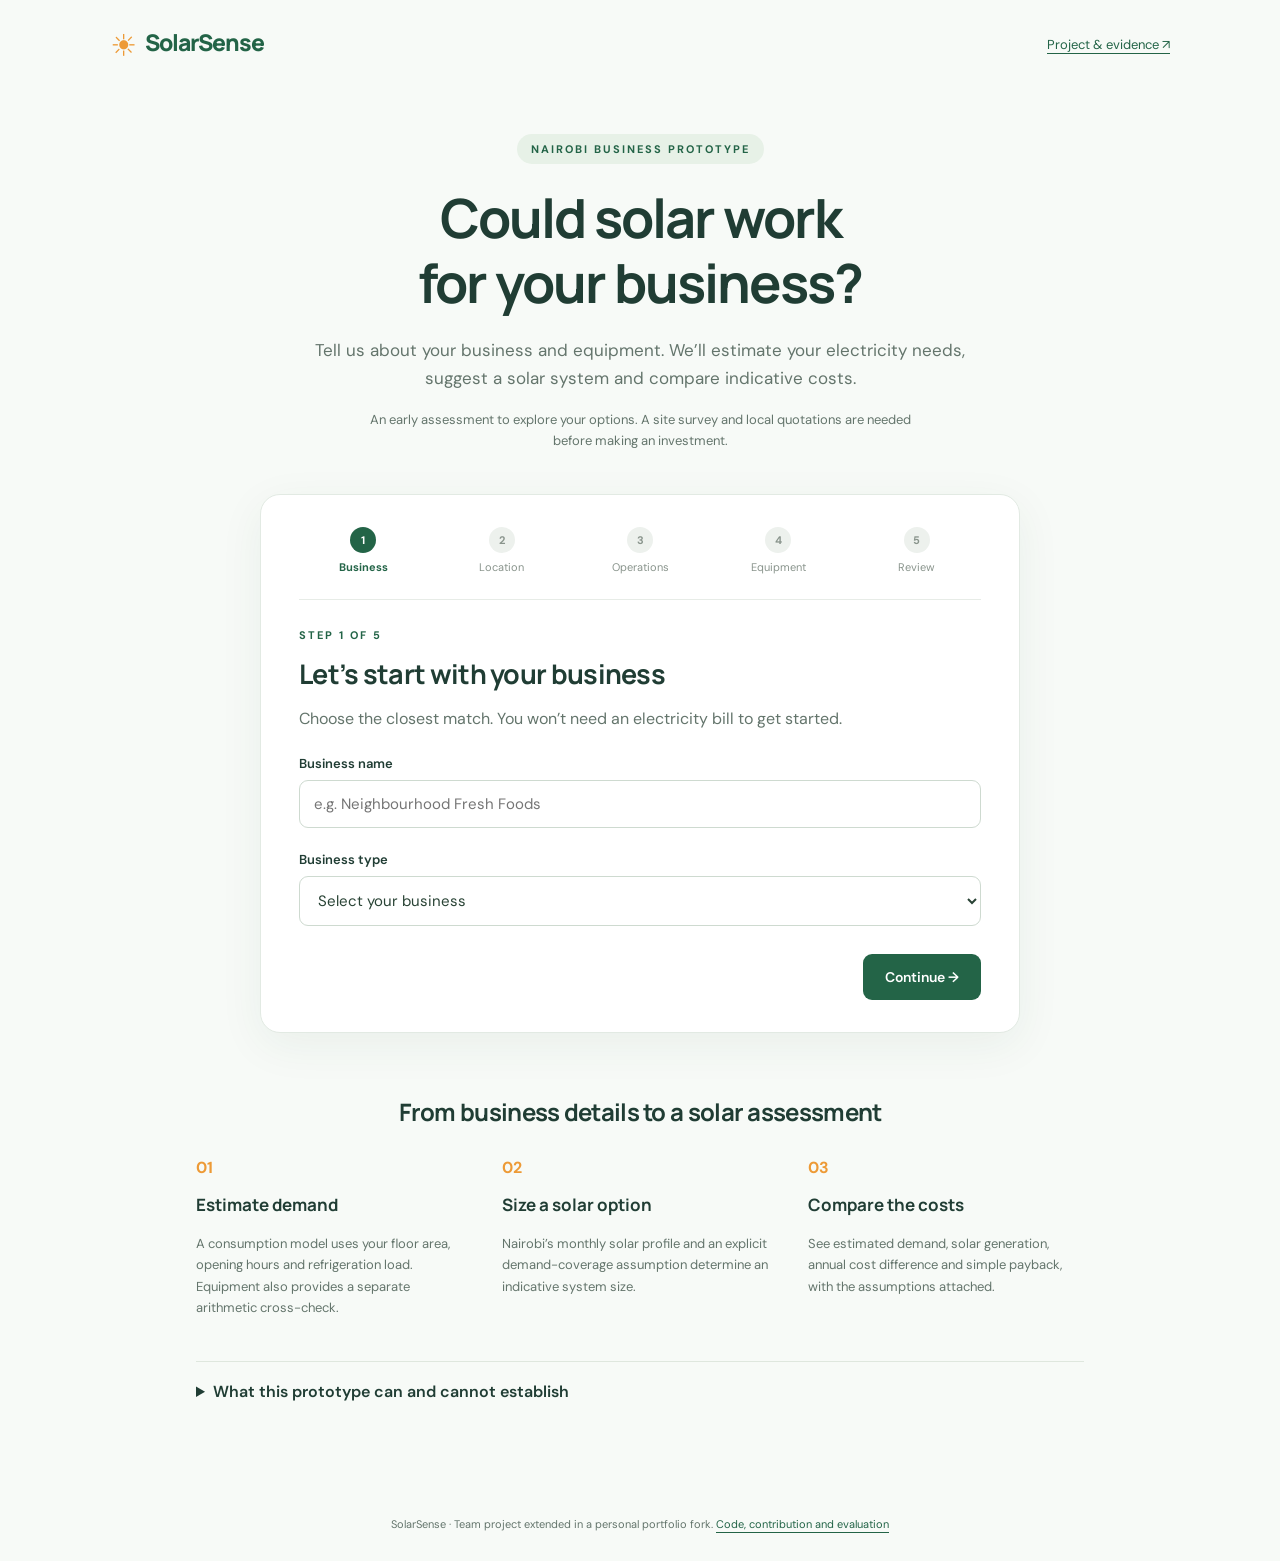
<file: web-demo/index.html>
<!doctype html>
<html lang="en"><head><meta charset="utf-8"><meta name="viewport" content="width=device-width,initial-scale=1"><title>SolarSense | Is solar right for your business?</title><meta name="description" content="A prototype solar viability assessment for Nairobi businesses, using business details and equipment to estimate consumption and a solar system."><link rel="stylesheet" href="style.css"></head><body>
<header><a class="brand" href="./"><span class="sun">☀</span> SolarSense</a><a href="https://github.com/Tessa-Saumu/SolarSense-ML-Portfolio">Project & evidence ↗</a></header>
<main><section class="intro"><span class="tag">NAIROBI BUSINESS PROTOTYPE</span><h1>Could solar work<br>for your business?</h1><p>Tell us about your business and equipment. We’ll estimate your electricity needs, suggest a solar system and compare indicative costs.</p><p class="prototype">An early assessment to explore your options. A site survey and local quotations are needed before making an investment.</p></section>
<section id="wizard" class="panel"><ol class="steps" aria-label="Assessment progress"><li data-step="0">Business</li><li data-step="1">Location</li><li data-step="2">Operations</li><li data-step="3">Equipment</li><li data-step="4">Review</li></ol><form id="assessment" novalidate>
<section class="stage" data-stage="0"><p class="eyebrow">STEP 1 OF 5</p><h2>Let’s start with your business</h2><p>Choose the closest match. You won’t need an electricity bill to get started.</p><label>Business name<input name="business_name" maxlength="100" placeholder="e.g. Neighbourhood Fresh Foods" autocomplete="organization" required></label><label>Business type<select name="business_type" required><option value="">Select your business</option><option value="frozen_food_retail">Frozen food retailer</option><option value="butchery">Butchery</option><option value="cold_storage">Cold storage</option><option value="mini_mart">Mini mart</option><option value="grocery">Grocery store</option><option value="bakery">Bakery</option></select></label></section>
<section class="stage" data-stage="1" hidden><p class="eyebrow">STEP 2 OF 5</p><h2>Where do you operate?</h2><p>This version assesses Nairobi. More locations need local validation before we can offer them.</p><div class="pair"><label>Country<select name="country"><option>Kenya</option></select></label><label>City<select name="city"><option>Nairobi</option></select></label></div><label>Current power supply<select name="power_source"><option value="grid">Grid electricity</option><option value="hybrid">Grid electricity + diesel backup</option></select></label><p class="hint">For grid + diesel, an optional assumed diesel share changes the cost comparison. Fuel use, backup runtime and outage protection are not simulated.</p></section>
<section class="stage" data-stage="2" hidden><p class="eyebrow">STEP 3 OF 5</p><h2>A little about your premises</h2><p>These everyday details let the consumption model estimate your demand.</p><label>Approximate floor area (m²)<input name="floor_area_m2" type="number" min="1" max="10000" step="any" placeholder="e.g. 80" required></label><label>Business operating hours per week<input name="operating_hours_weekly" type="number" min="1" max="168" step="any" placeholder="e.g. 72" required></label><p class="hint">For example, 12 hours a day × 6 days = 72 hours a week. Equipment can run outside opening hours.</p></section>
<section class="stage" data-stage="3" hidden><p class="eyebrow">STEP 4 OF 5</p><h2>What equipment do you use?</h2><p>Add quantities and daily operating hours. A fridge left running overnight uses 24 hours.</p><div id="equipment"></div><p class="hint">Equipment gives a transparent load cross-check and refrigeration input to the model. Appliance wattages are typical illustrative values, not measurements of your devices.</p></section>
<section class="stage" data-stage="4" hidden><p class="eyebrow">STEP 5 OF 5</p><h2>Ready for your assessment?</h2><p>We estimate consumption, size a solar system and show an indicative viability comparison.</p><dl id="review"></dl><details class="advanced"><summary>Optional: adjust cost and sizing assumptions</summary><p class="hint">These are illustrative prototype assumptions, not current tariffs or supplier quotes. You can calculate without changing them.</p><div id="assumption-fields"></div></details><p class="hint">Your inputs stay in this browser. No account, uploads or API keys are needed.</p></section>
<p id="error" role="alert"></p><div class="actions"><button type="button" class="secondary" id="back" hidden>← Back</button><button type="button" id="next" disabled>Continue →</button></div></form></section>
<section id="results" class="panel" hidden aria-live="polite"></section>
<section class="how"><h2>From business details to a solar assessment</h2><div class="three"><article><span>01</span><h3>Estimate demand</h3><p>A consumption model uses your floor area, opening hours and refrigeration load. Equipment also provides a separate arithmetic cross-check.</p></article><article><span>02</span><h3>Size a solar option</h3><p>Nairobi’s monthly solar profile and an explicit demand-coverage assumption determine an indicative system size.</p></article><article><span>03</span><h3>Compare the costs</h3><p>See estimated demand, solar generation, annual cost difference and simple payback, with the assumptions attached.</p></article></div><details><summary>What this prototype can and cannot establish</summary><p>The consumption model is trained on US commercial-building survey data; its accuracy has not been validated on Nairobi small businesses. Solar estimates use irradiance-derived targets, not measured rooftop output. Cost assumptions are illustrative. This is a demonstrator of the assessment workflow, not a quotation, a financing recommendation or a production design.</p><p>The Nairobi monthly baseline is the default because it beat the solar XGBoost model on the retained city test. A separate consumption model runs for your inputs; the two models solve different parts of the assessment.</p><div id="evidence-info"></div></details></section></main><footer>SolarSense · Team project extended in a personal portfolio fork. <a href="https://github.com/Tessa-Saumu/SolarSense-ML-Portfolio">Code, contribution and evaluation</a></footer><script type="module" src="app.mjs"></script></body></html>
</file>
<file: web-demo/style.css>
@import url('https://fonts.googleapis.com/css2?family=DM+Sans:wght@400;500;600;700&family=Manrope:wght@400;600;700;800&display=swap');
:root{font-family:'DM Sans',system-ui,sans-serif;color:#203d34;background:#f7faf7;font-synthesis:none;--green:#236447;--orange:#ed9a36;--muted:#64756c}*{box-sizing:border-box}body{margin:0}header{max-width:1120px;margin:auto;padding:24px 30px;display:flex;align-items:center;justify-content:space-between;gap:20px}a{color:var(--green);text-underline-offset:4px}header>a:last-child{font-size:13px}.brand{text-decoration:none;font:800 23px Manrope,system-ui;letter-spacing:-1px}.sun{color:var(--orange);font-size:30px;vertical-align:middle;margin-right:5px}main{max-width:940px;margin:auto;padding:0 26px}.intro{padding:45px 0 32px;text-align:center;max-width:680px;margin:auto}.tag,.eyebrow{font-size:11px;letter-spacing:2px;font-weight:700;color:var(--green)}.tag{display:inline-block;background:#e7f1e7;border-radius:24px;padding:8px 14px}h1,h2,h3{font-family:Manrope,system-ui;line-height:1.2}h1{font-size:clamp(36px,6vw,54px);letter-spacing:-2px;margin:21px 0}h2{font-size:27px;letter-spacing:-.7px;margin:14px 0}h3{font-size:17px}p{line-height:1.65;color:var(--muted)}.intro>p{font-size:17px}.intro .prototype{font-size:13px;max-width:570px;margin:15px auto 0}.panel{background:#fff;border:1px solid #e2eae3;border-radius:20px;padding:32px 38px;box-shadow:0 12px 45px #254b3510;margin:10px auto 50px;max-width:760px}.steps{display:flex;list-style:none;padding:0 0 25px;margin:0 0 26px;border-bottom:1px solid #e7ece7;counter-reset:step;gap:10px;justify-content:space-between}.steps li{font-size:11px;color:#89948c;text-align:center;flex:1}.steps li:before{counter-increment:step;content:counter(step);display:block;width:26px;height:26px;line-height:26px;background:#edf1ed;border-radius:50%;margin:0 auto 7px;font-weight:700}.steps li.active{color:var(--green);font-weight:700}.steps li.active:before{background:var(--green);color:white}.steps li.done:before{background:#ddeddf;color:var(--green)}label{display:block;font-size:13px;font-weight:600;margin:23px 0 0}input,select{display:block;width:100%;min-width:0;border:1px solid #cedad0;border-radius:9px;padding:13px 14px;color:#294335;background:#fff;font:400 15px 'DM Sans',system-ui;margin-top:8px}input:focus,select:focus{outline:3px solid #cfe8d3;outline-offset:1px;border-color:var(--green)}.pair{display:grid;grid-template-columns:1fr 1fr;gap:20px}.hint{font-size:12px;line-height:1.6}.actions{display:flex;justify-content:flex-end;gap:12px;margin-top:28px}button{font:600 14px 'DM Sans',system-ui;cursor:pointer;border:0;border-radius:9px;padding:14px 22px;background:var(--green);color:white}button:hover{background:#194f36}button:disabled{opacity:.5;cursor:wait}.secondary{background:#edf3ed;color:var(--green)}.secondary:hover{background:#e0eadf}#error{color:#a13120;font-size:13px}.equipment-row{display:grid;grid-template-columns:1fr 100px 110px;gap:15px;align-items:center;padding:14px 0;border-bottom:1px solid #edf0eb}.equipment-row label{margin:0;font-size:11px}.equipment-row input{padding:10px;margin-top:5px}.equipment-row strong{font-size:14px}.equipment-row small{display:block;font-size:11px;color:var(--muted);margin-top:4px}dl{display:grid;grid-template-columns:1fr 1fr;gap:14px;background:#f5f8f3;padding:20px;border-radius:10px;font-size:14px}dt{color:var(--muted)}dd{margin:0;font-weight:600;overflow-wrap:anywhere}.advanced{margin-top:24px}.advanced summary{font-size:13px}.how{margin:65px 0}.how>h2{text-align:center;font-size:24px}.three{display:grid;grid-template-columns:repeat(3,1fr);gap:30px;margin:30px 0}.three span{color:var(--orange);font-weight:700}.three p{font-size:13px}details{margin:24px 0;padding:18px 0;border-top:1px solid #dfe7de}summary{cursor:pointer;font-weight:600;line-height:1.5}details p{font-size:13px}footer{text-align:center;font-size:11px;padding:30px;color:var(--muted)}.result-head{text-align:center}.result-head .tag{background:#e9f2e5}.metrics{display:grid;grid-template-columns:1fr 1fr;gap:14px;margin:28px 0}.metric{background:#f3f7f0;border:1px solid #e2ebde;border-radius:12px;padding:19px}.metric span{display:block;font-size:12px;color:var(--muted)}.metric strong{display:block;font:800 28px Manrope,system-ui;margin:9px 0}.metric em{font-style:normal;font-size:11px;color:var(--muted)}.recommendation{background:#fff6e6;border-left:3px solid var(--orange);padding:16px 20px;border-radius:0 8px 8px 0}.recommendation p{font-size:13px;margin:7px 0}.table-wrap{overflow:auto}table{border-collapse:collapse;width:100%;font-size:12px}td,th{padding:12px 7px;text-align:left;border-bottom:1px solid #e5ece2}th{color:var(--muted)}.downloads{display:flex;gap:10px;flex-wrap:wrap;margin:24px 0}.downloads button{padding:11px 15px;font-size:12px}.mini-code{font-size:10px;overflow-wrap:anywhere;color:var(--muted)}[hidden]{display:none!important}@media(max-width:600px){header{padding:18px}.brand{font-size:20px}header>a:last-child{font-size:11px}main{padding:0 16px}.intro{padding-top:25px}.panel{padding:23px 20px;border-radius:14px}.pair{grid-template-columns:1fr;gap:0}.three{grid-template-columns:1fr;gap:12px}.equipment-row{grid-template-columns:1fr 70px 85px;gap:8px}.equipment-row strong{font-size:12px}.metrics{gap:10px}.metric{padding:13px}.metric strong{font-size:23px}dl{font-size:12px;padding:15px}.steps{gap:3px}.steps li{font-size:9px}}

.metric strong{overflow-wrap:anywhere}.warning{border-left:3px solid #ed9a36;padding:12px;background:#fff8eb}
</file>
